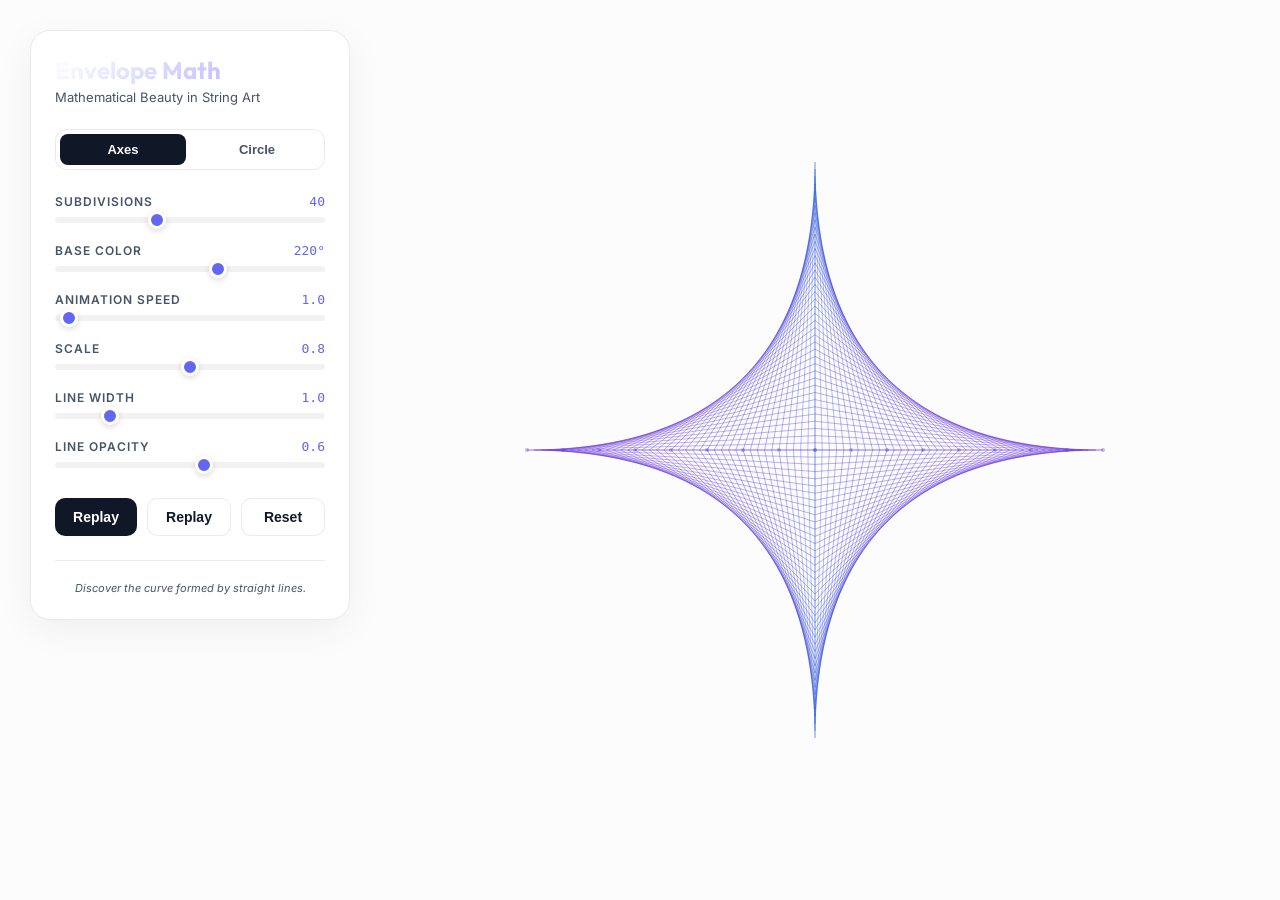
<file: index.html>
<!DOCTYPE html>
<html lang="en">
<head>
    <meta charset="UTF-8">
    <meta name="viewport" content="width=device-width, initial-scale=1.0">
    <title>Envelope Math Paint | Interactive String Art</title>
    <link rel="preconnect" href="https://fonts.googleapis.com">
    <link rel="preconnect" href="https://fonts.gstatic.com" crossorigin>
    <link href="https://fonts.googleapis.com/css2?family=Inter:wght@300;400;600&family=Outfit:wght@400;700&display=swap" rel="stylesheet">
    <link rel="stylesheet" href="styles.css">
</head>
<body>
    <canvas id="canvas"></canvas>
    
    <div class="ui-panel" id="ui-panel">
        <header>
            <h1>Envelope Math</h1>
            <p>Mathematical Beauty in String Art</p>
        </header>
        
        <div class="mode-selector">
            <button id="mode-axes" class="mode-btn active">Axes</button>
            <button id="mode-circle" class="mode-btn">Circle</button>
        </div>

        <div class="controls">
            <!-- Axes Mode Controls -->
            <div id="axes-controls">
                <div class="control-group">
                    <div class="label-row">
                        <label for="line-count">Subdivisions</label>
                        <span id="line-count-value">40</span>
                    </div>
                    <input type="range" id="line-count" min="5" max="100" value="40">
                </div>
            </div>

            <!-- Circle Mode Controls (Hidden by default) -->
            <div id="circle-controls" class="hidden">
                <div class="control-group">
                    <div class="label-row">
                        <label for="circle-points">Points (Even)</label>
                        <span id="circle-points-value">60</span>
                    </div>
                    <input type="range" id="circle-points" min="4" max="400" step="2" value="60">
                </div>
                <div class="control-group">
                    <div class="label-row">
                        <label for="jump-step">Jump Step</label>
                        <span id="jump-step-value">2</span>
                    </div>
                    <input type="range" id="jump-step" min="1" max="30" step="1" value="2">
                </div>
            </div>

            <div class="control-group">
                <div class="label-row">
                    <label for="hue">Base Color</label>
                    <span id="hue-value">220°</span>
                </div>
                <input type="range" id="hue" min="0" max="360" value="220">
            </div>

            <div class="control-group">
                <div class="label-row">
                    <label for="speed">Animation Speed</label>
                    <span id="speed-value">1.0</span>
                </div>
                <input type="range" id="speed" min="0" max="50" step="0.1" value="1.0">
            </div>

            <div class="control-group">
                <div class="label-row">
                    <label for="scale">Scale</label>
                    <span id="scale-value">0.8</span>
                </div>
                <input type="range" id="scale" min="0.1" max="1.5" step="0.01" value="0.8">
            </div>

            <div class="control-group">
                <div class="label-row">
                    <label for="line-width">Line Width</label>
                    <span id="line-width-value">1.0</span>
                </div>
                <input type="range" id="line-width" min="0.1" max="5.0" step="0.1" value="1.0">
            </div>

            <div class="control-group">
                <div class="label-row">
                    <label for="line-opacity">Line Opacity</label>
                    <span id="line-opacity-value">0.6</span>
                </div>
                <input type="range" id="line-opacity" min="0.1" max="1.0" step="0.05" value="0.6">
            </div>

            <div class="button-group">
                <button id="toggle-animation" class="btn">Pause</button>
                <button id="replay" class="btn secondary">Replay</button>
                <button id="reset" class="btn secondary">Reset</button>
            </div>
        </div>
        
        <footer>
            <p>Discover the curve formed by straight lines.</p>
        </footer>
    </div>

    <script src="script.js"></script>
</body>
</html>
</file>
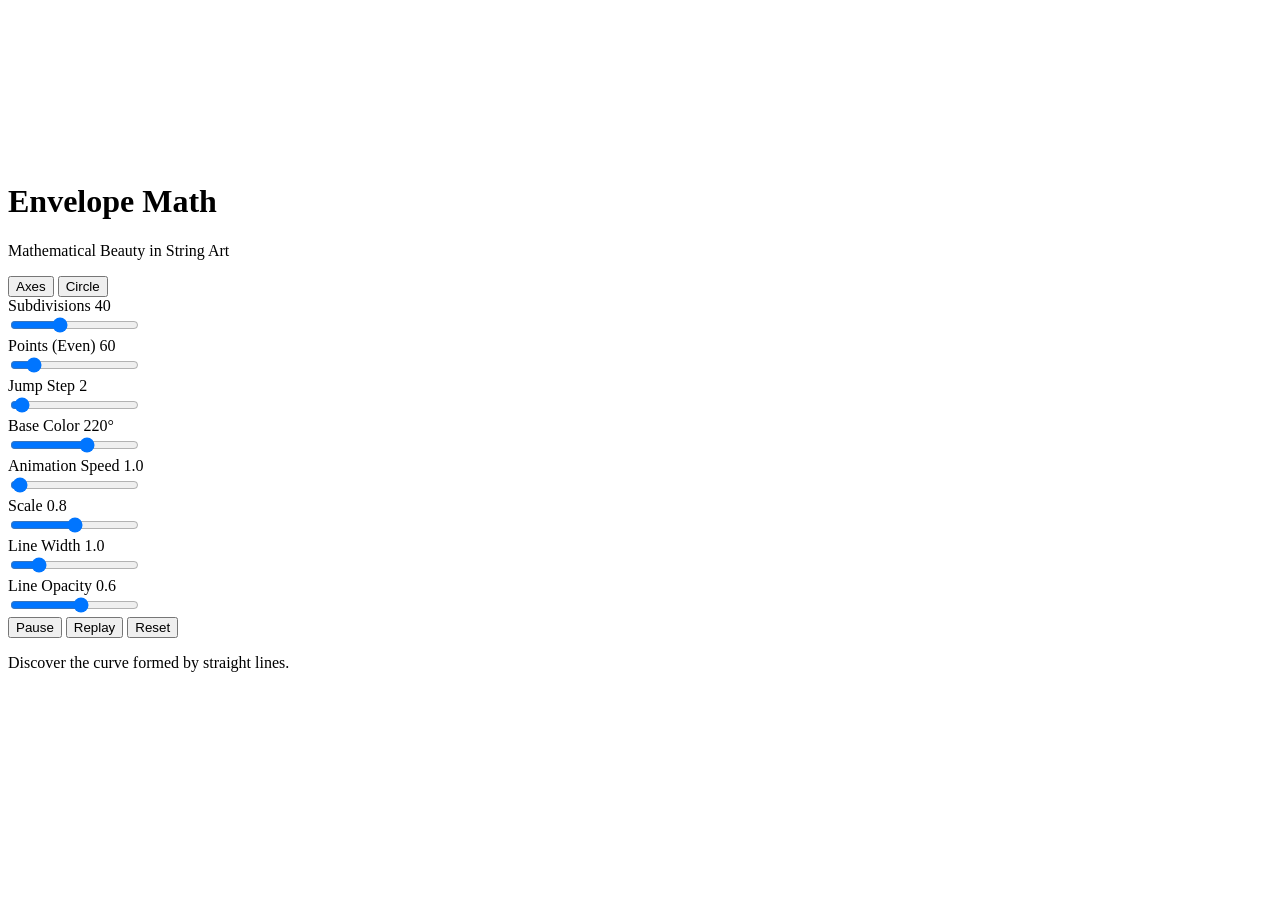
<file: gas/index.html>
<!DOCTYPE html>
<html lang="en">
<head>
    <meta charset="UTF-8">
    <meta name="viewport" content="width=device-width, initial-scale=1.0">
    <title>Envelope Math Paint | Interactive String Art</title>
    <link rel="preconnect" href="https://fonts.googleapis.com">
    <link rel="preconnect" href="https://fonts.gstatic.com" crossorigin>
    <link href="https://fonts.googleapis.com/css2?family=Inter:wght@300;400;600&family=Outfit:wght@400;700&display=swap" rel="stylesheet">
    <?!= include('styles'); ?>
</head>
<body>
    <canvas id="canvas"></canvas>
    
    <div class="ui-panel" id="ui-panel">
        <header>
            <h1>Envelope Math</h1>
            <p>Mathematical Beauty in String Art</p>
        </header>
        
        <div class="mode-selector">
            <button id="mode-axes" class="mode-btn active">Axes</button>
            <button id="mode-circle" class="mode-btn">Circle</button>
        </div>

        <div class="controls">
            <!-- Axes Mode Controls -->
            <div id="axes-controls">
                <div class="control-group">
                    <div class="label-row">
                        <label for="line-count">Subdivisions</label>
                        <span id="line-count-value">40</span>
                    </div>
                    <input type="range" id="line-count" min="5" max="100" value="40">
                </div>
            </div>

            <!-- Circle Mode Controls -->
            <div id="circle-controls" class="hidden">
                <div class="control-group">
                    <div class="label-row">
                        <label for="circle-points">Points (Even)</label>
                        <span id="circle-points-value">60</span>
                    </div>
                    <input type="range" id="circle-points" min="4" max="400" step="2" value="60">
                </div>
                <div class="control-group">
                    <div class="label-row">
                        <label for="jump-step">Jump Step</label>
                        <span id="jump-step-value">2</span>
                    </div>
                    <input type="range" id="jump-step" min="1" max="30" step="1" value="2">
                </div>
            </div>

            <div class="control-group">
                <div class="label-row">
                    <label for="hue">Base Color</label>
                    <span id="hue-value">220°</span>
                </div>
                <input type="range" id="hue" min="0" max="360" value="220">
            </div>

            <div class="control-group">
                <div class="label-row">
                    <label for="speed">Animation Speed</label>
                    <span id="speed-value">1.0</span>
                </div>
                <input type="range" id="speed" min="0" max="50" step="0.1" value="1.0">
            </div>

            <div class="control-group">
                <div class="label-row">
                    <label for="scale">Scale</label>
                    <span id="scale-value">0.8</span>
                </div>
                <input type="range" id="scale" min="0.1" max="1.5" step="0.01" value="0.8">
            </div>

            <div class="control-group">
                <div class="label-row">
                    <label for="line-width">Line Width</label>
                    <span id="line-width-value">1.0</span>
                </div>
                <input type="range" id="line-width" min="0.1" max="5.0" step="0.1" value="1.0">
            </div>

            <div class="control-group">
                <div class="label-row">
                    <label for="line-opacity">Line Opacity</label>
                    <span id="line-opacity-value">0.6</span>
                </div>
                <input type="range" id="line-opacity" min="0.1" max="1.0" step="0.05" value="0.6">
            </div>

            <div class="button-group">
                <button id="toggle-animation" class="btn">Pause</button>
                <button id="replay" class="btn secondary">Replay</button>
                <button id="reset" class="btn secondary">Reset</button>
            </div>
        </div>
        
        <footer>
            <p>Discover the curve formed by straight lines.</p>
        </footer>
    </div>

    <?!= include('script'); ?>
</body>
</html>
</file>
<file: styles.css>
:root {
    --bg-color: #fcfcfd;
    --panel-bg: rgba(255, 255, 255, 0.8);
    --text-primary: #101828;
    --text-secondary: #475467;
    --accent: #6366f1;
    --accent-glow: rgba(99, 102, 241, 0.15);
    --glass-border: rgba(0, 0, 0, 0.08);
}

* {
    margin: 0;
    padding: 0;
    box-sizing: border-box;
}

body {
    background-color: var(--bg-color);
    color: var(--text-primary);
    font-family: 'Inter', sans-serif;
    overflow: hidden;
    height: 100vh;
    width: 100vw;
}

canvas {
    position: fixed;
    top: 0;
    left: 0;
    z-index: 0;
}

.ui-panel {
    position: absolute;
    top: 30px;
    left: 30px;
    width: 320px;
    background: var(--panel-bg);
    backdrop-filter: blur(20px);
    -webkit-backdrop-filter: blur(20px);
    border: 1px solid var(--glass-border);
    border-radius: 20px;
    padding: 24px;
    z-index: 10;
    box-shadow: 0 10px 40px rgba(0, 0, 0, 0.05), 0 2px 4px rgba(0, 0, 0, 0.02);
    transition: transform 0.3s ease, opacity 0.3s ease;
}

.ui-panel:hover {
    border-color: rgba(0, 0, 0, 0.15);
    box-shadow: 0 15px 50px rgba(0, 0, 0, 0.08);
}

.mode-selector {
    display: flex;
    gap: 8px;
    margin-bottom: 24px;
    background: rgba(255, 255, 255, 0.05);
    padding: 4px;
    border-radius: 12px;
    border: 1px solid var(--glass-border);
}

.mode-btn {
    flex: 1;
    background: transparent;
    color: var(--text-secondary);
    border: none;
    padding: 8px;
    border-radius: 8px;
    font-size: 13px;
    font-weight: 600;
    cursor: pointer;
    transition: all 0.2s ease;
}

.mode-btn.active {
    background: var(--text-primary);
    color: var(--bg-color);
}

.hidden {
    display: none !important;
}

header h1 {
    font-family: 'Outfit', sans-serif;
    font-size: 24px;
    font-weight: 700;
    margin-bottom: 4px;
    background: linear-gradient(135deg, #fff, #a0a0ff);
    -webkit-background-clip: text;
    background-clip: text;
    -webkit-text-fill-color: transparent;
}

header p {
    font-size: 13px;
    color: var(--text-secondary);
    margin-bottom: 24px;
}

.controls {
    display: flex;
    flex-direction: column;
    gap: 20px;
}

.control-group {
    display: flex;
    flex-direction: column;
    gap: 8px;
}

.label-row {
    display: flex;
    justify-content: space-between;
    align-items: center;
}

label {
    font-size: 12px;
    font-weight: 600;
    text-transform: uppercase;
    letter-spacing: 1px;
    color: var(--text-secondary);
}

.label-row span {
    font-size: 13px;
    font-family: monospace;
    color: var(--accent);
}

input[type="range"] {
    -webkit-appearance: none;
    appearance: none;
    width: 100%;
    height: 6px;
    background: rgba(0, 0, 0, 0.05);
    border-radius: 3px;
    outline: none;
}

input[type="range"]::-webkit-slider-thumb {
    -webkit-appearance: none;
    width: 18px;
    height: 18px;
    background: var(--accent);
    border: 3px solid #fff;
    border-radius: 50%;
    cursor: pointer;
    box-shadow: 0 2px 6px rgba(0, 0, 0, 0.15);
    transition: transform 0.2s ease, background-color 0.2s ease;
}

input[type="range"]::-webkit-slider-thumb:hover {
    transform: scale(1.1);
    background: #4f46e5;
}

.button-group {
    display: flex;
    gap: 10px;
    margin-top: 10px;
}

.btn {
    flex: 1;
    background: var(--text-primary);
    color: #fff;
    border: none;
    padding: 10px;
    border-radius: 10px;
    font-size: 14px;
    font-weight: 600;
    cursor: pointer;
    transition: all 0.2s ease;
}

.btn:hover {
    transform: translateY(-1px);
    box-shadow: 0 4px 12px rgba(0, 0, 0, 0.1);
}

.btn.secondary {
    background: #fff;
    color: var(--text-primary);
    border: 1px solid var(--glass-border);
}

.btn.secondary:hover {
    background: #f9fafb;
}

footer {
    margin-top: 24px;
    padding-top: 20px;
    border-top: 1px solid var(--glass-border);
    text-align: center;
}

footer p {
    font-size: 11px;
    color: var(--text-secondary);
    font-style: italic;
}

/* Animations */
@keyframes fadeIn {
    from { opacity: 0; transform: translateY(10px); }
    to { opacity: 1; transform: translateY(0); }
}

.ui-panel {
    animation: fadeIn 0.8s ease-out forwards;
}
</file>
